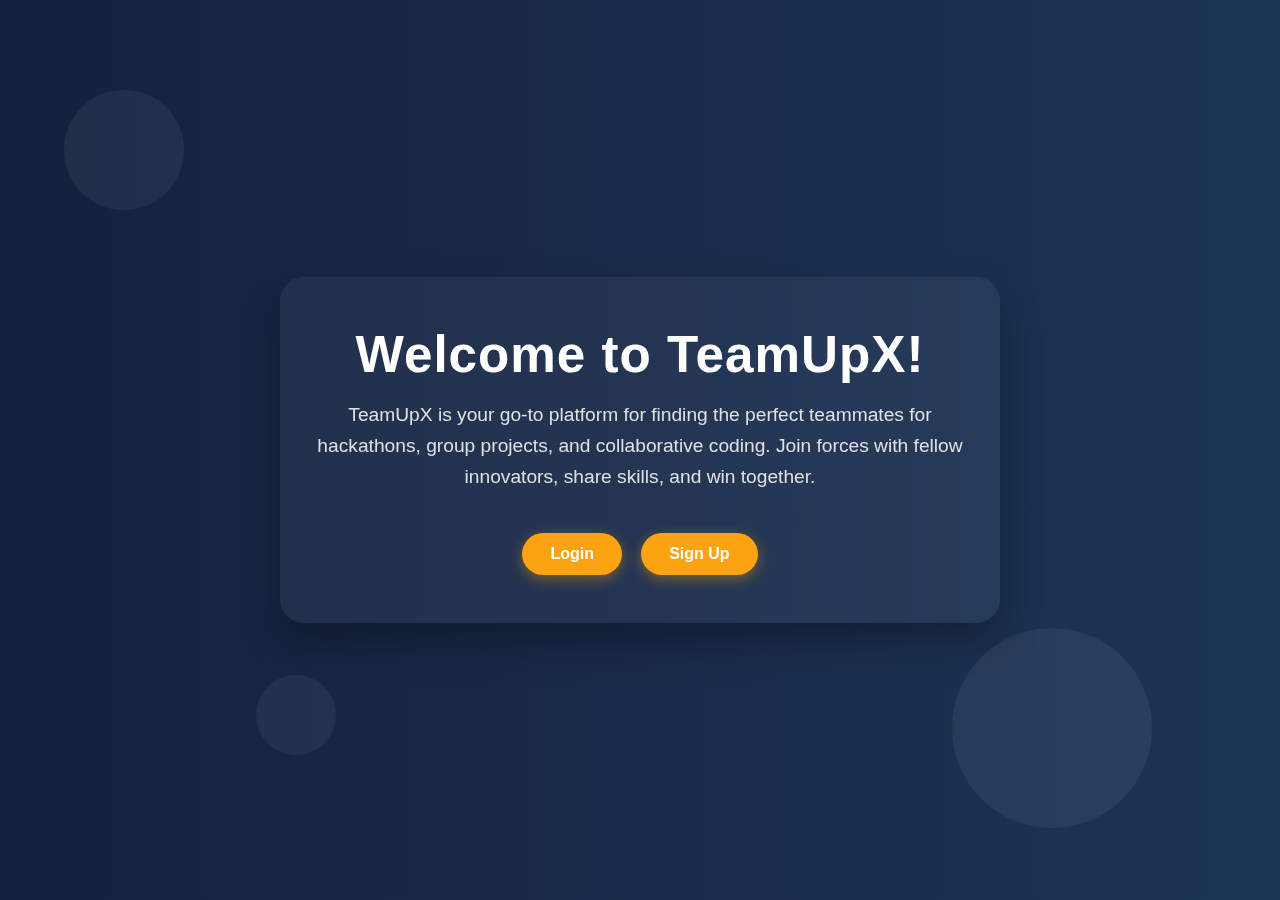
<file: public/index.html>
<!DOCTYPE html>
<html lang="en">
<head>
  <meta charset="UTF-8" />
  <meta name="viewport" content="width=device-width, initial-scale=1.0"/>
  <title>Welcome to TeamUpX</title>
  <link rel="stylesheet" href="https://cdnjs.cloudflare.com/ajax/libs/font-awesome/6.0.0/css/all.min.css"/>
  <style>
    * {
      margin: 0;
      padding: 0;
      box-sizing: border-box;
      font-family: 'Segoe UI', sans-serif;
    }

    body {
      background: linear-gradient(to right, #14213d, #1d3557);
      color: #ffffff;
      height: 100vh;
      display: flex;
      align-items: center;
      justify-content: center;
      padding: 2rem;
      text-align: center;
      overflow: hidden;
    }

    .container {
      max-width: 720px;
      background-color: rgba(255, 255, 255, 0.05);
      backdrop-filter: blur(10px);
      border-radius: 24px;
      padding: 3rem 2rem;
      box-shadow: 0 20px 40px rgba(0, 0, 0, 0.3);
      animation: fadeInUp 1s ease-out;
    }

    @keyframes fadeInUp {
      from {
        opacity: 0;
        transform: translateY(30px);
      }
      to {
        opacity: 1;
        transform: translateY(0);
      }
    }

    h1 {
      font-size: 3.2rem;
      margin-bottom: 1rem;
      color: #ffffff;
      letter-spacing: 1px;
    }

    p {
      font-size: 1.2rem;
      margin-bottom: 2.5rem;
      line-height: 1.6;
      color: #e0e0e0;
    }

    .button-group {
      display: flex;
      gap: 1.2rem;
      justify-content: center;
      flex-wrap: wrap;
    }

    .btn {
      background-color: #fca311;
      color: #fff;
      padding: 12px 28px;
      border: none;
      border-radius: 30px;
      font-size: 1rem;
      font-weight: bold;
      cursor: pointer;
      transition: transform 0.25s, background 0.3s;
      text-decoration: none;
      box-shadow: 0 4px 14px rgba(252, 163, 17, 0.4);
    }

    .btn:hover {
      background-color: #ff9900;
      transform: translateY(-3px);
    }

    /* Decorative Circles */
    .circle {
      position: absolute;
      border-radius: 50%;
      background: rgba(255, 255, 255, 0.06);
      z-index: 0;
      animation: float 8s ease-in-out infinite;
    }

    .circle:nth-child(1) {
      width: 120px;
      height: 120px;
      top: 10%;
      left: 5%;
    }

    .circle:nth-child(2) {
      width: 200px;
      height: 200px;
      bottom: 8%;
      right: 10%;
    }

    .circle:nth-child(3) {
      width: 80px;
      height: 80px;
      top: 75%;
      left: 20%;
    }

    @keyframes float {
      0%, 100% {
        transform: translateY(0px);
      }
      50% {
        transform: translateY(-20px);
      }
    }

    @media (max-width: 600px) {
      h1 {
        font-size: 2.2rem;
      }
      p {
        font-size: 1rem;
      }
    }
  </style>
</head>
<body>
  <!-- Decorative floating circles -->
  <div class="circle"></div>
  <div class="circle"></div>
  <div class="circle"></div>

  <div class="container">
    <h1>Welcome to TeamUpX!</h1>
    <p>TeamUpX is your go-to platform for finding the perfect teammates for hackathons, group projects, and collaborative coding.  
    Join forces with fellow innovators, share skills, and win together.</p>
    <div class="button-group">
      <a href="./login/login.html" class="btn">Login</a>
      <a href="./register/register.html" class="btn">Sign Up</a>
    </div>
  </div>
</body>
</html>
</file>
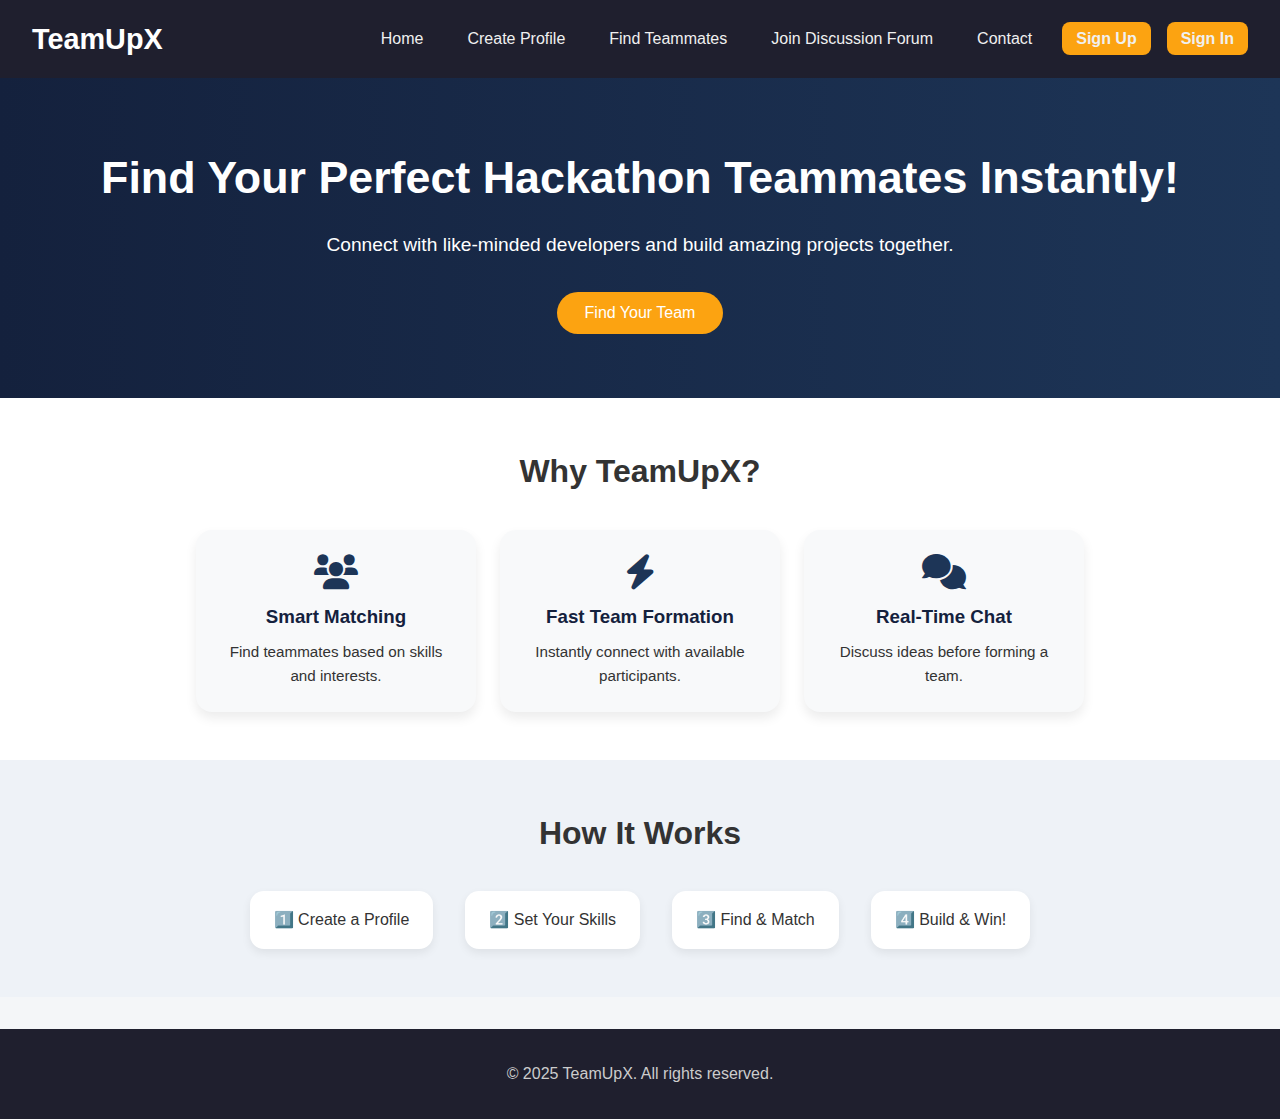
<file: public/homepage.html>
<!DOCTYPE html>
<html lang="en">
<head>
    <meta charset="UTF-8">
    <meta name="viewport" content="width=device-width, initial-scale=1.0">
    <title>TeamUpX - Find Your Perfect Teammates</title>
    <link rel="stylesheet" href="style.css">
    <script defer src="script.js"></script>
    <link rel="stylesheet" href="https://cdnjs.cloudflare.com/ajax/libs/font-awesome/6.0.0/css/all.min.css">
</head>
<body>

    <!-- Navbar -->
    <nav class="navbar">
        <div class="logo">TeamUpX</div>
        <ul class="nav-links">
            <li><a href="./homepage.html">Home</a></li>
            <li><a href="./profile/profile.html">Create Profile</a></li>
            <li><a href="./FindTeam/team.html">Find Teammates</a></li>
            <li><a href="./Discussion/chat.html">Join Discussion Forum</a></li>
            <!-- <li><a href="#">Explore Projects</a></li> -->
            <!-- <li><a href="./AboutUs/about.html">About Us</a></li> -->
            <li><a href="./feedback/feedback.html">Contact</a></li>
            <li><a href="./register/register.html" class="cta-button">Sign Up</a></li>
            <li><a href="./login/login.html" class="cta-button">Sign In</a></li>
        </ul>
    </nav>

    <!-- Hero Section -->
    <header class="hero">
        <h1>Find Your Perfect Hackathon Teammates Instantly!</h1>
        <p>Connect with like-minded developers and build amazing projects together.</p>
        <button class="cta-main">Find Your Team</button>
    </header>

    <!-- Features Section -->
    <section class="features">
        <h2>Why TeamUpX?</h2>
        <div class="feature-cards">
            <div class="card">
                <i class="fas fa-users"></i>
                <h3>Smart Matching</h3>
                <p>Find teammates based on skills and interests.</p>
            </div>
            <div class="card">
                <i class="fas fa-bolt"></i>
                <h3>Fast Team Formation</h3>
                <p>Instantly connect with available participants.</p>
            </div>
            <div class="card">
                <i class="fas fa-comments"></i>
                <h3>Real-Time Chat</h3>
                <p>Discuss ideas before forming a team.</p>
            </div>
        </div>
    </section>

    <!-- How It Works -->
    <section class="how-it-works">
        <h2>How It Works</h2>
        <div class="steps">
            <div class="step"><span>1️⃣</span> Create a Profile</div>
            <div class="step"><span>2️⃣</span> Set Your Skills</div>
            <div class="step"><span>3️⃣</span> Find & Match</div>
            <div class="step"><span>4️⃣</span> Build & Win!</div>
        </div>
    </section>

    <!-- Footer -->
    <footer>
        <p>© 2025 TeamUpX. All rights reserved.</p>
        <!-- <div class="social-icons">
            <a href="#"><i class="fab fa-twitter"></i></a>
            <a href="#"><i class="fab fa-linkedin"></i></a>
            <a href="#"><i class="fab fa-github"></i></a>
        </div> -->
    </footer>

</body>
</html>
</file>
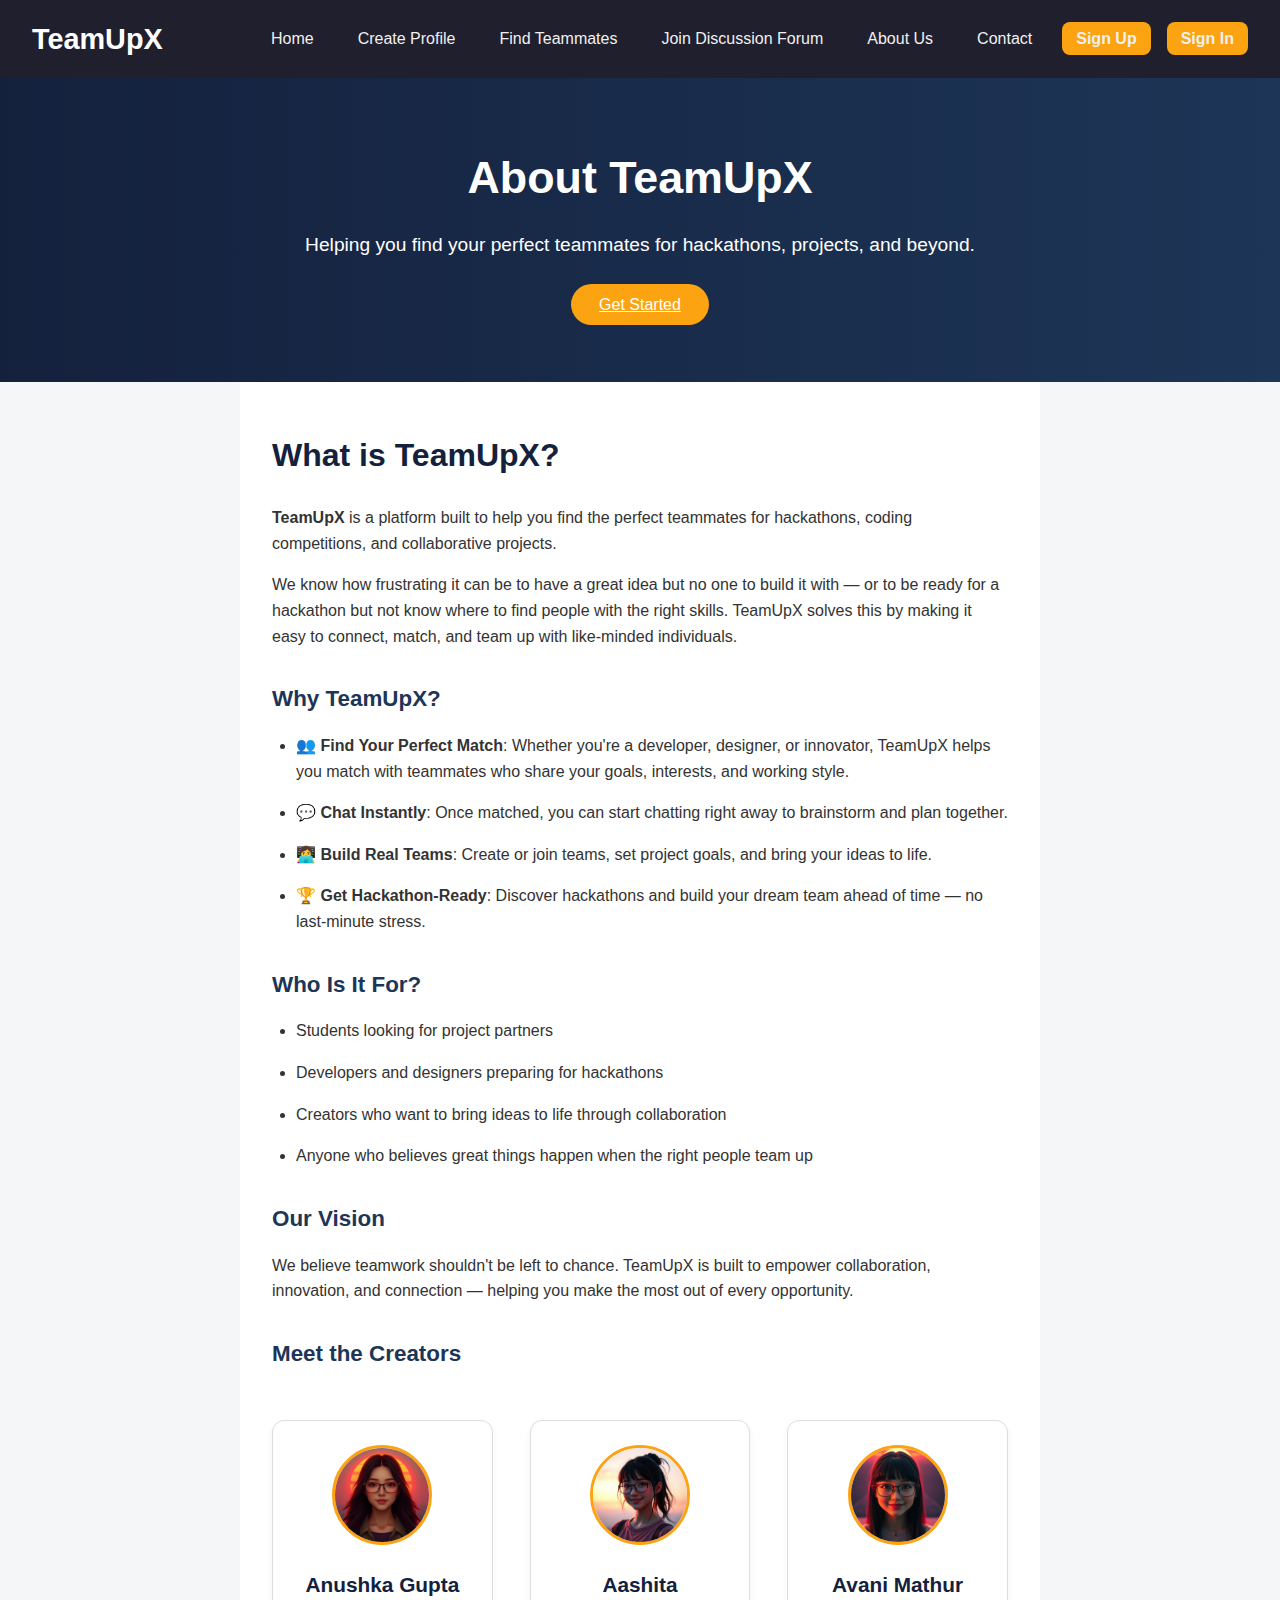
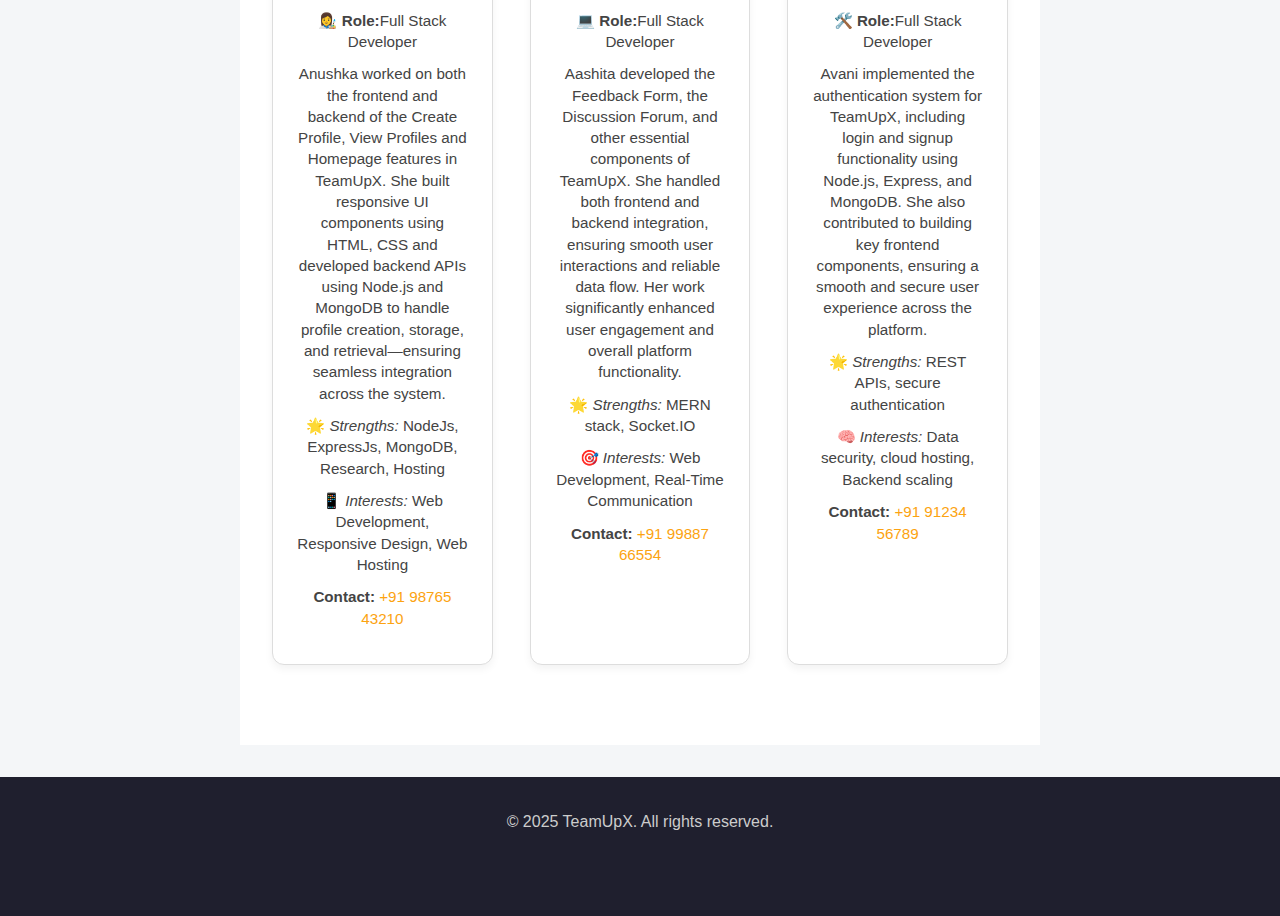
<file: public/aboutUs/aboutUs.html>
<!DOCTYPE html>
<html lang="en">
<head>
  <meta charset="UTF-8" />
  <meta name="viewport" content="width=device-width, initial-scale=1.0"/>
    <link rel="stylesheet" href="aboutUs.css">

  <title>About Us</title>

</head>
<body>

    <!-- Navbar -->
    <nav class="navbar">
      <div class="logo">TeamUpX</div>
      <ul class="nav-links">
        <li><a href="../homepage.html">Home</a></li>
        <li><a href="./profile.html">Create Profile</a></li>
        <li><a href="../FindTeam/team.html">Find Teammates</a></li>
        <li><a href="../Discussion/chat.html">Join Discussion Forum</a></li>
        <li><a href="#">About Us</a></li>
        <li><a href="../feedback/feedback.html">Contact</a></li>
        <li>
          <a href="../register/register.html" class="cta-button">Sign Up</a>
        </li>
        <li><a href="../login/login.html" class="cta-button">Sign In</a></li>
      </ul>
    </nav>
  <!-- Hero -->
  <section class="hero">
    <h1>About TeamUpX</h1>
    <p>Helping you find your perfect teammates for hackathons, projects, and beyond.</p>
    <a href="./homepage.html" class="cta-main">Get Started</a>
  </section>

  <!-- About Content -->
  <section class="about-section">
    <h2>What is TeamUpX?</h2>
    <p><strong>TeamUpX</strong> is a platform built to help you find the perfect teammates for hackathons, coding competitions, and collaborative projects.</p>
    <p>We know how frustrating it can be to have a great idea but no one to build it with — or to be ready for a hackathon but not know where to find people with the right skills. TeamUpX solves this by making it easy to connect, match, and team up with like-minded individuals.</p>

    <h3>Why TeamUpX?</h3>
    <ul>
      <li>👥 <strong>Find Your Perfect Match</strong>: Whether you're a developer, designer, or innovator, TeamUpX helps you match with teammates who share your goals, interests, and working style.</li>
      <li>💬 <strong>Chat Instantly</strong>: Once matched, you can start chatting right away to brainstorm and plan together.</li>
      <li>👩‍💻 <strong>Build Real Teams</strong>: Create or join teams, set project goals, and bring your ideas to life.</li>
      <li>🏆 <strong>Get Hackathon-Ready</strong>: Discover hackathons and build your dream team ahead of time — no last-minute stress.</li>
    </ul>

    <h3>Who Is It For?</h3>
    <ul>
      <li>Students looking for project partners</li>
      <li>Developers and designers preparing for hackathons</li>
      <li>Creators who want to bring ideas to life through collaboration</li>
      <li>Anyone who believes great things happen when the right people team up</li>
    </ul>

    <h3>Our Vision</h3>
    <p>We believe teamwork shouldn't be left to chance. TeamUpX is built to empower collaboration, innovation, and connection — helping you make the most out of every opportunity.</p>
 
<h3>Meet the Creators</h3> 
<div class="creators-container">

  <div class="creator-card">
    <img src="./creator1.PNG" alt="Anushka Gupta">
    <h4>Anushka Gupta</h4>
    <p>👩‍🎨 <strong>Role:</strong>Full Stack Developer</p>
    <p>Anushka worked on both the frontend and backend of the Create Profile, View Profiles and Homepage features in TeamUpX. She built responsive UI components using HTML, CSS and developed backend APIs using Node.js and MongoDB to handle profile creation, storage, and retrieval—ensuring seamless integration across the system.
</p>
    <p>🌟 <em>Strengths:</em> NodeJs, ExpressJs, MongoDB, Research, Hosting</p>
    <p>📱 <em>Interests:</em> Web Development, Responsive Design, Web Hosting</p>
    <p><strong>Contact:</strong> <a href="tel:+919876543210">+91 98765 43210</a></p>
  </div>

  <div class="creator-card">
    <img src="./creator2.PNG" alt="Aashita">
    <h4>Aashita</h4>
    <p>💻 <strong>Role:</strong>Full Stack Developer</p>
    <p>Aashita developed the Feedback Form, the Discussion Forum, and other essential components of TeamUpX. She handled both frontend and backend integration, ensuring smooth user interactions and reliable data flow. Her work significantly enhanced user engagement and overall platform functionality.</p>
    <p>🌟 <em>Strengths:</em> MERN stack, Socket.IO</p>
    <p>🎯 <em>Interests:</em> Web Development, Real-Time Communication</p>
    <p><strong>Contact:</strong> <a href="tel:+919988766554">+91 99887 66554</a></p>
  </div>

  <div class="creator-card">
    <img src="./creator3.PNG" alt="Avani Mathur">
    <h4>Avani Mathur</h4>
    <p>🛠️ <strong>Role:</strong>Full Stack Developer</p>
    <p>Avani implemented the authentication system for TeamUpX, including login and signup functionality using Node.js, Express, and MongoDB. She also contributed to building key frontend components, ensuring a smooth and secure user experience across the platform.</p>
    <p>🌟 <em>Strengths:</em> REST APIs, secure authentication</p>
    <p>🧠 <em>Interests:</em> Data security, cloud hosting, Backend scaling</p>
    <p><strong>Contact:</strong> <a href="tel:+919123456789">+91 91234 56789</a></p>
  </div>

</div>

  </section>

    <!-- Footer -->
    <footer>
        <p>© 2025 TeamUpX. All rights reserved.</p>
        <div class="social-icons">
            <a href="#"><i class="fab fa-twitter"></i></a>
            <a href="#"><i class="fab fa-linkedin"></i></a>
            <a href="#"><i class="fab fa-github"></i></a>
        </div>
    </footer>

</body>
</html>
</file>
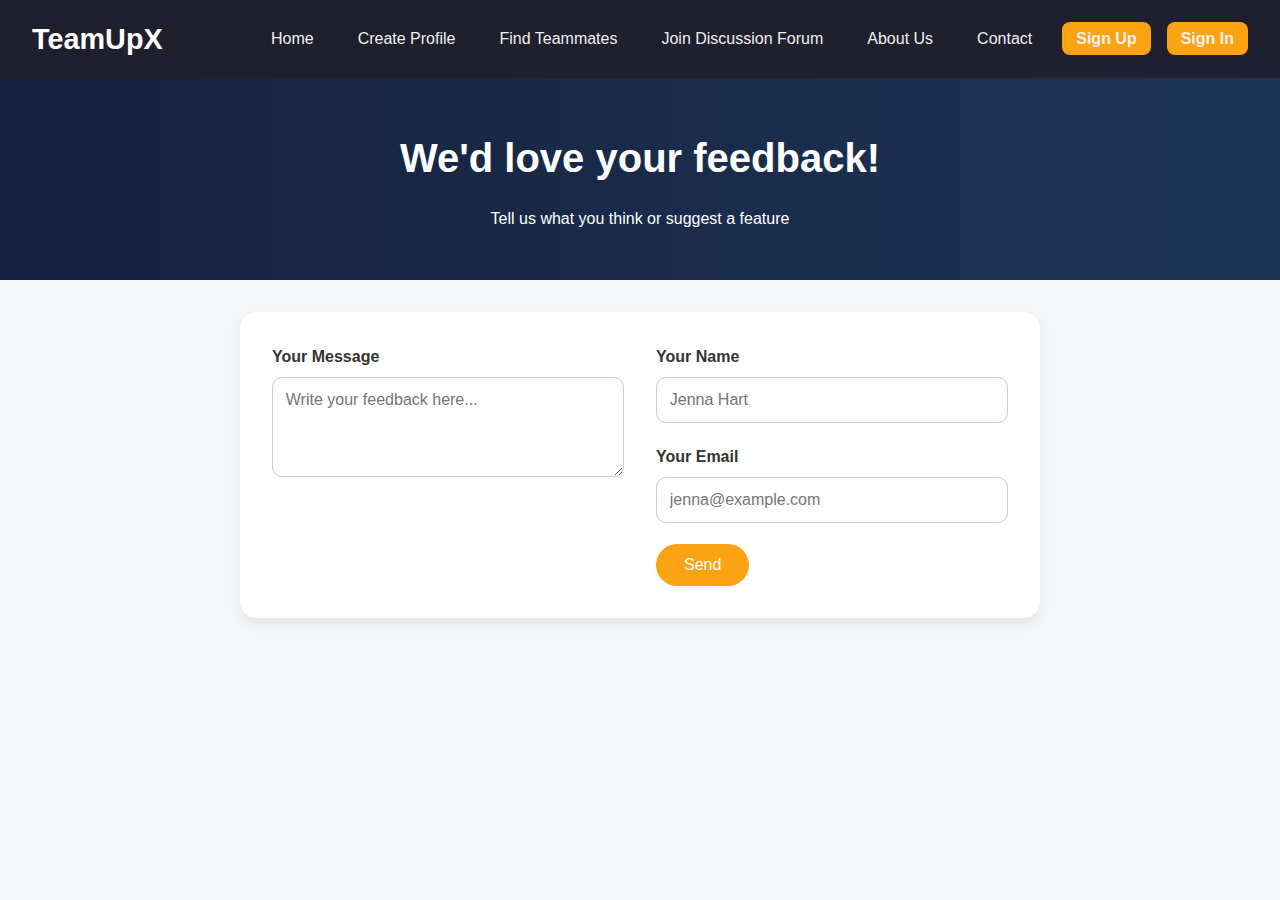
<file: public/feedback/feedback.html>
<!DOCTYPE html>
<html lang="en">
<head>
  <meta charset="UTF-8" />
  <meta name="viewport" content="width=device-width, initial-scale=1.0" />
  <title>TeamUpX - Feedback</title>
  <link rel="stylesheet" href="https://cdnjs.cloudflare.com/ajax/libs/font-awesome/6.0.0/css/all.min.css">

  <style>
    * {
      margin: 0;
      padding: 0;
      box-sizing: border-box;
      font-family: 'Segoe UI', sans-serif;
    }

    body {
      background-color: #f4f6f8;
      color: #333;
      line-height: 1.6;
      min-height: 100vh;
    }
    
           /* Navbar */
    .navbar {
      background: #1f1f2e;
      padding: 1rem 2rem;
      display: flex;
      justify-content: space-between;
      align-items: center;
    }
    
    .logo {
      color: #fff;
      font-size: 1.8rem;
      font-weight: bold;
    }
    
    .nav-links {
      list-style: none;
      display: flex;
      gap: 1rem;
    }
    
    .nav-links li a {
      color: #f0f0f0;
      text-decoration: none;
      padding: 8px 14px;
      border-radius: 8px;
      transition: background 0.3s;
    }
    
    .nav-links li a:hover,
    .nav-links li .cta-button:hover {
      background: #3c3c5e;
    }
    
    .cta-button {
      background-color: #fca311;
      color: #fff;
      padding: 8px 16px;
      border-radius: 20px;
      font-weight: bold;
      transition: background 0.3s;
    }
    
    .cta-button:hover {
      background-color: #ff9900;
    }

    header {
      background: linear-gradient(to right, #14213d, #1d3557);
      color: #fff;
      padding: 3rem 2rem;
      text-align: center;
    }

    header h1 {
      font-size: 2.5rem;
      margin-bottom: 1rem;
    }

    .wrapper {
      max-width: 800px;
      margin: 2rem auto;
      background: #ffffff;
      border-radius: 16px;
      box-shadow: 0 6px 12px rgba(0, 0, 0, 0.08);
      padding: 2rem;
      transition: opacity 0.5s, transform 0.5s;
    }

    form {
      display: flex;
      flex-wrap: wrap;
      gap: 2rem;
    }

    .form-section {
      flex: 1 1 300px;
      display: flex;
      flex-direction: column;
    }

    label {
      margin-bottom: 0.5rem;
      font-weight: bold;
    }

    input, textarea {
      padding: 0.8rem;
      border: 1px solid #ccc;
      border-radius: 10px;
      font-size: 1rem;
      background-color: #fff;
    }

    textarea {
      resize: vertical;
      height: 100px;
    }

    .cta-main {
      background-color: #fca311;
      color: #fff;
      border: none;
      padding: 12px 28px;
      font-size: 1rem;
      border-radius: 30px;
      cursor: pointer;
      transition: background 0.3s;
      margin-top: 1rem;
      align-self: flex-start;
    }

    .cta-main:hover {
      background-color: #ff9900;
    }

    .error-message {
      color: red;
      font-size: 0.9rem;
      margin-top: 0.3rem;
    }

    .thank-you {
      display: none;
      position: fixed;
      inset: 0;
      margin: auto;
      width: fit-content;
      height: fit-content;
      padding: 2rem 3rem;
      background: #fff;
      color: #1f1f2e;
      font-size: 2rem;
      font-weight: bold;
      text-align: center;
      border-radius: 16px;
      box-shadow: 0 8px 16px rgba(0, 0, 0, 0.15);
      z-index: 999;
      animation: fadeInUp 0.8s ease-out forwards;
    }

    @keyframes fadeInUp {
      0% {
        opacity: 0;
        transform: translateY(20px);
      }
      100% {
        opacity: 1;
        transform: translateY(0);
      }
    }

    body.sent .wrapper {
      opacity: 0;
      pointer-events: none;
      transform: translateY(-20px);
    }

    body.sent .thank-you {
      display: block;
    }

    @media (max-width: 768px) {
      header h1 {
        font-size: 2rem;
      }

      .wrapper {
        padding: 1.5rem;
        margin: 1.5rem;
      }

      form {
        flex-direction: column;
        gap: 1.5rem;
      }

      .cta-main {
        width: 100%;
        text-align: center;
      }

      .thank-you {
        width: 90%;
        font-size: 1.6rem;
        padding: 1.5rem;
      }
    }

    @media (max-width: 480px) {
      header h1 {
        font-size: 1.75rem;
      }

      .thank-you {
        font-size: 1.4rem;
        padding: 1.2rem;
      }

      input, textarea {
        font-size: 0.95rem;
        padding: 0.7rem;
      }
    }
  </style>
</head>

<body>
  <!-- Navbar -->
    <nav class="navbar">
        <div class="logo">TeamUpX</div>
        <ul class="nav-links">
            <li><a href="../homepage.html">Home</a></li>
            <li><a href="../profile/profile.html">Create Profile</a></li>
            <li><a href="../FindTeam/team.html">Find Teammates</a></li>
            <li><a href="../Discussion/chat.html">Join Discussion Forum</a></li>
            <!-- <li><a href="#">Explore Projects</a></li> -->
            <li><a href="../AboutUs/aboutUs.html">About Us</a></li>
            <li><a href="../feedback/feedback.html">Contact</a></li>
            <li><a href="../register/register.html" class="cta-button">Sign Up</a></li>
            <li><a href="../login/login.html" class="cta-button">Sign In</a></li>
        </ul>
    </nav>
  <header>
    <h1>We'd love your feedback!</h1>
    <p>Tell us what you think or suggest a feature</p>
  </header>

  <div class="wrapper">
    <form id="feedbackForm">
      <div class="form-section">
        <label for="message">Your Message</label>
        <textarea id="message" placeholder="Write your feedback here..."></textarea>
      </div>
      <div class="form-section">
        <label for="name">Your Name</label>
        <input type="text" id="name" placeholder="Jenna Hart" />
        <div class="error-message" id="nameError"></div>

        <label for="email" style="margin-top:1rem;">Your Email</label>
        <input type="email" id="email" placeholder="jenna@example.com" />
        <div class="error-message" id="emailError"></div>

        <button class="cta-main" id="sendBtn">Send</button>
      </div>
    </form>
  </div>

  <div class="thank-you">🎉 Thanks for your message!</div>

  <script>
    document.getElementById("sendBtn").addEventListener("click", function (e) {
      e.preventDefault();

      const name = document.getElementById("name");
      const email = document.getElementById("email");
      const message = document.getElementById("message");

      const nameError = document.getElementById("nameError");
      const emailError = document.getElementById("emailError");

      nameError.textContent = "";
      emailError.textContent = "";

      let isValid = true;

      if (name.value.trim() === "") {
        nameError.textContent = "Name is required";
        isValid = false;
      }

      if (email.value.trim() === "") {
        emailError.textContent = "Email is required";
        isValid = false;
      } else if (!/^[^\s@]+@[^\s@]+\.[^\s@]+$/.test(email.value)) {
        emailError.textContent = "Enter a valid email";
        isValid = false;
      }

      if (message.value.trim() === "") {
        alert("Message cannot be empty");
        isValid = false;
      }

      if (isValid) {
        const feedbackData = {
          name: name.value.trim(),
          email: email.value.trim(),
          message: message.value.trim()
        };

        fetch('/feedback', {
          method: 'POST',
          headers: {
            'Content-Type': 'application/json'
          },
          body: JSON.stringify(feedbackData)
        })
        .then(response => response.json())
        .then(data => {
          console.log('Feedback submitted:', data);
          document.body.classList.add("sent");
        })
        .catch(error => {
          console.error('Error submitting feedback:', error);
        });
      }
    });
  </script>
</body>
</html>
</file>
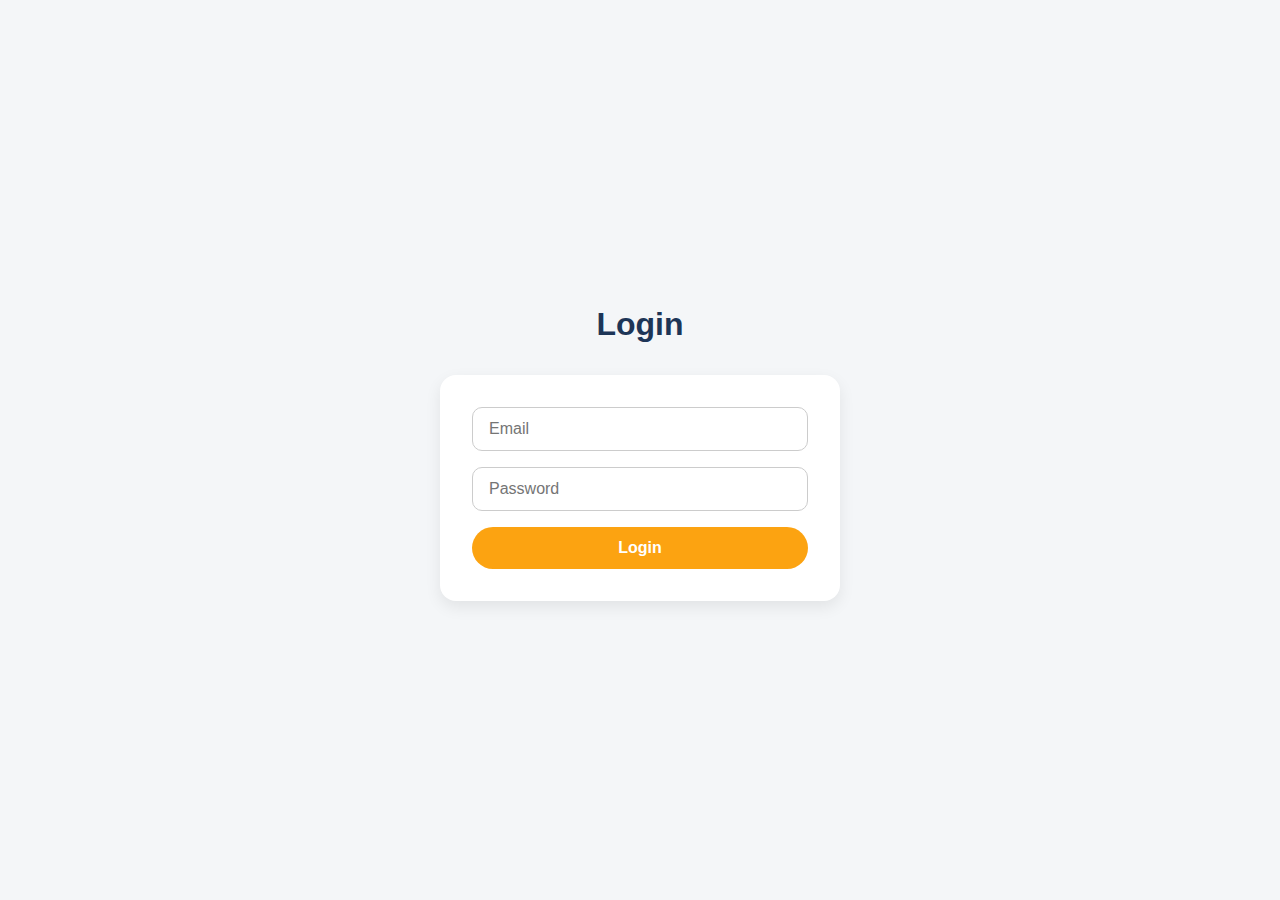
<file: public/login/login.html>
<!-- <!DOCTYPE html>
<html>
<head><title>Login</title>
    <link rel="stylesheet" href="login.css">
</head>
<body>
    <h2>Login</h2>
    <form id="loginForm">
        <input type="email" placeholder="Email" id="email" required><br>
        <input type="password" placeholder="Password" id="password" required><br>
        <button type="submit">Login</button>
    </form>
    <script>
    document.getElementById('loginForm').addEventListener('submit', async (e) => {
        e.preventDefault();
        const email = document.getElementById('email').value;
        const password = document.getElementById('password').value;

        const res = await fetch('http://localhost:5000/api/login', {
            method: 'POST',
            headers: { 'Content-Type': 'application/json' },
            body: JSON.stringify({ email, password })
        });

        const data = await res.json();
        if (res.ok) {
            localStorage.setItem('user', JSON.stringify(data.user));
            window.location.href = 'profile.html';
        } else {
            alert(data.msg || 'Login failed');
        }
    });
    </script>
</body>
</html> -->

<!-- 
<!DOCTYPE html>
<html>
<head><title>Login</title>
    <link rel="stylesheet" href="login.css">
</head>
<body>
    <h2>Login</h2>
    <form id="loginForm">
        <input type="email" placeholder="Email" id="email" required><br>
        <input type="password" placeholder="Password" id="password" required><br>
        <button type="submit">Login</button>
    </form>
    <script>
    document.getElementById('loginForm').addEventListener('submit', async (e) => {
        e.preventDefault();
        const email = document.getElementById('email').value;
        const password = document.getElementById('password').value;

        const res = await fetch('http://127.0.0.1:5000/login', {
            method: 'POST',
            headers: { 'Content-Type': 'application/json' },
            body: JSON.stringify({ email, password })
        });

        const data = await res.json();
        if (res.ok) {
            localStorage.setItem('user', JSON.stringify(data.user));
            window.location.href = 'profile.html';
        } else {
            alert(data.msg || 'Login failed');
        }
    });
    </script>
    <script src="script.js"></script>
</body>
</html> -->

<!DOCTYPE html>
<html lang="en">
<head>
    <meta charset="UTF-8">
    <title>Login</title>
    <link rel="stylesheet" href="login.css">
</head>
<body>
    <h2>Login</h2>
    <form id="loginForm">
        <input type="email" id="email" placeholder="Email" required>
        <input type="password" id="password" placeholder="Password" required>
        <button type="submit">Login</button>
    </form>
    <script src="login.js"></script>
</body>
</html>
</file>
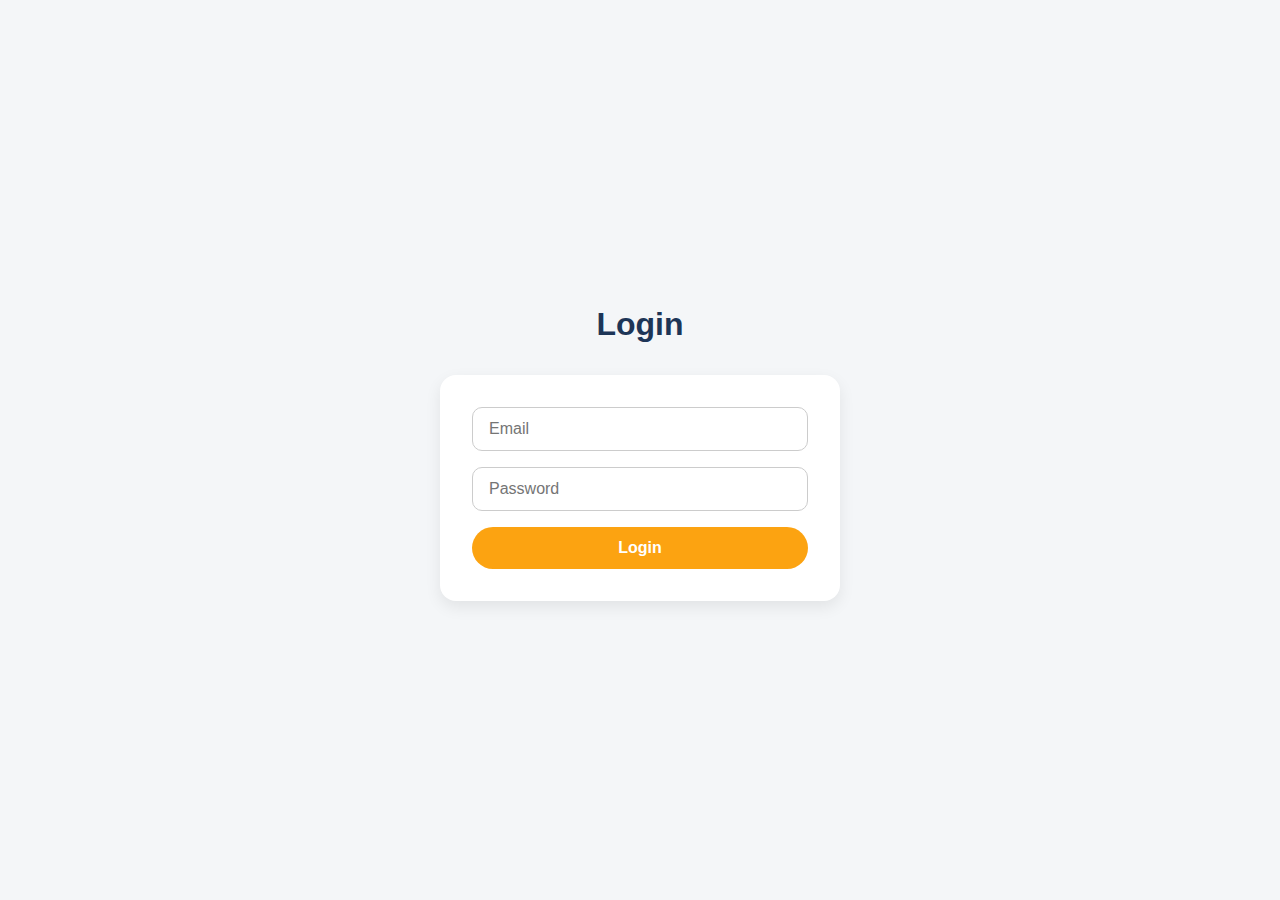
<file: public/profile/profile.html>
<!DOCTYPE html>
<html>
<head>
    <title>Create Profile</title>
    <link rel="stylesheet" href="profile.css">
</head>
<body>
    <h2>Create Your Profile</h2>
    <form id="profileForm">
        <input type="text" name="fullName" placeholder="Full Name" required><br>
        <input type="text" name="college" placeholder="College"><br>
        <input type="text" name="yearOfStudy" placeholder="Year of Study"><br>
        <textarea name="bio" placeholder="Bio"></textarea><br>
        <input type="text" name="skills" placeholder="Skills (comma-separated)"><br>
        <input type="text" name="pastExperience" placeholder="Past Experience"><br>
        <input type="text" name="achievements" placeholder="Achievements"><br>
        <input type="text" name="resume" placeholder="Resume Link"><br>
        <input type="text" name="github" placeholder="GitHub Link"><br>
        <input type="text" name="linkedIn" placeholder="LinkedIn Link"><br>
        <button type="submit">Save Profile</button>
    </form>

    <!-- External JavaScript -->
    <script src="profile.js"></script>
</body>
</html>
</file>
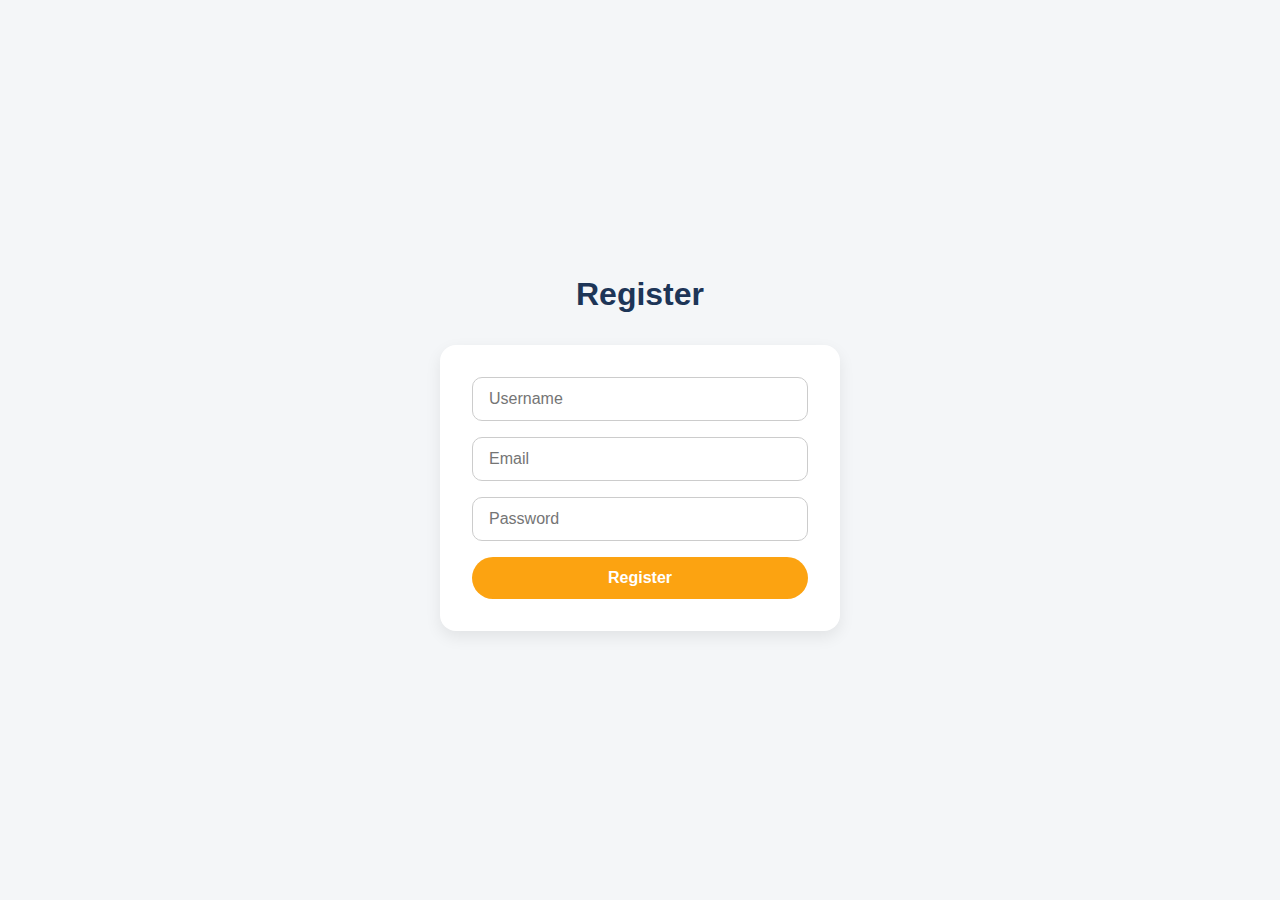
<file: public/register/register.html>
<!-- 
<!DOCTYPE html>
<html>
<head><title>Register</title>
    <link rel="stylesheet" href="register.css">
</head>
<body>
    <h2>Register</h2>
    <form id="registerForm">
        <input type="text" placeholder="Username" id="username" required><br>
        <input type="email" placeholder="Email" id="email" required><br>
        <input type="password" placeholder="Password" id="password" required><br>
        <button type="submit">Register</button>
    </form>
    <script>
    document.getElementById('registerForm').addEventListener('submit', async (e) => {
        e.preventDefault();
        const username = document.getElementById('username').value;
        const email = document.getElementById('email').value;
        const password = document.getElementById('password').value;

        const res = await fetch('http://localhost:5000/api/register', {
            method: 'POST',
            headers: { 'Content-Type': 'application/json' },
            body: JSON.stringify({ username, email, password })
        });

        const data = await res.json();
        if (res.status === 201) {
            alert('Registered! Now login.');
            window.location.href = 'login.html';
        } else {
            alert(data.msg || 'Error');
        }
    });
    </script>
</body>
</html> -->


<!-- 

<!DOCTYPE html>
<html>
<head>
    <title>Register</title>
    <link rel="stylesheet" href="register.css">
</head>
<body>
    <h2>Register</h2>
    <form id="registerForm">
        <input type="text" placeholder="Username" id="username" required><br>
        <input type="email" placeholder="Email" id="email" required><br>
        <input type="password" placeholder="Password" id="password" required><br>
        <input type="text" placeholder="Full Name" id="fullName" required><br>
        <input type="text" placeholder="College" id="college"><br>
        <input type="text" placeholder="Year of Study" id="yearOfStudy"><br>
        <input type="text" placeholder="Skills (comma-separated)" id="skills"><br>
        <textarea placeholder="Past Experience" id="pastExperience"></textarea><br>
        <textarea placeholder="Achievements" id="achievements"></textarea><br>
        <input type="text" placeholder="GitHub Profile URL" id="github"><br>
        <input type="url" placeholder="Resume URL (e.g., Google Drive)" id="resume"><br><br>

        <button type="submit">Register</button>
    </form>

    <script>
    document.getElementById('registerForm').addEventListener('submit', async (e) => {
        e.preventDefault();

        const userData = {
            username: document.getElementById('username').value,
            email: document.getElementById('email').value,
            password: document.getElementById('password').value,
            fullName: document.getElementById('fullName').value,
            college: document.getElementById('college').value,
            yearOfStudy: document.getElementById('yearOfStudy').value,
            skills: document.getElementById('skills').value,
            pastExperience: document.getElementById('pastExperience').value,
            achievements: document.getElementById('achievements').value,
            github: document.getElementById('github').value,
            resume: document.getElementById('resume').value
        };

        try {
            const res = await fetch('http://127.0.0.1:5000/register', {
                method: 'POST',
                headers: { 'Content-Type': 'application/json' },
                body: JSON.stringify(userData)
            });

            const data = await res.json();
            if (res.status === 201) {
                alert('Registered! Now login.');
                window.location.href = 'login.html';
            } else {
                alert(data.msg || 'Registration failed.');
            }
        } catch (err) {
            alert('Error: ' + err.message);
        }
    });
    </script>
    <script src="script.js"></script>
</body>
</html> -->


<!DOCTYPE html>
<html lang="en">
<head>
    <meta charset="UTF-8">
    <title>Register</title>
    <link rel="stylesheet" href="register.css">
</head>
<body>
    <h2>Register</h2>
    <form id="registerForm">
        <input type="text" id="username" placeholder="Username" required>
        <input type="email" id="email" placeholder="Email" required>
        <input type="password" id="password" placeholder="Password" required>
        <button type="submit">Register</button>
    </form>
    <script src="register.js"></script>
</body>
</html>
</file>
<file: public/aboutUs/aboutUs.css>
* {
      margin: 0;
      padding: 0;
      box-sizing: border-box;
      font-family: 'Segoe UI', sans-serif;
    }

    body {
      background-color: #f4f6f8;
      color: #333;
      line-height: 1.6;
    }

    .navbar {
      background: #1f1f2e;
      padding: 1rem 2rem;
      display: flex;
      justify-content: space-between;
      align-items: center;
    }

    .logo {
      color: #fff;
      font-size: 1.8rem;
      font-weight: bold;
    }

    .nav-links {
      list-style: none;
      display: flex;
      gap: 1rem;
    }

    .nav-links li a {
      color: #f0f0f0;
      text-decoration: none;
      padding: 8px 14px;
      border-radius: 8px;
      transition: background 0.3s;
    }

    .nav-links li a:hover,
    .nav-links li .cta-button:hover {
      background: #3c3c5e;
    }

    .cta-button {
      background-color: #fca311;
      color: #fff;
      padding: 8px 16px;
      border-radius: 20px;
      font-weight: bold;
      transition: background 0.3s;
    }

    .cta-button:hover {
      background-color: #ff9900;
    }

    .hero {
      background: linear-gradient(to right, #14213d, #1d3557);
      color: #fff;
      padding: 4rem 2rem;
      text-align: center;
    }

    .hero h1 {
      font-size: 2.8rem;
      margin-bottom: 1rem;
    }

    .hero p {
      font-size: 1.2rem;
      margin-bottom: 2rem;
    }

    .cta-main {
      background-color: #fca311;
      color: #fff;
      border: none;
      padding: 12px 28px;
      font-size: 1rem;
      border-radius: 30px;
      cursor: pointer;
      transition: background 0.3s;
    }

    .cta-main:hover {
      background-color: #ff9900;
    }

    .about-section {
      padding: 3rem 2rem;
      background-color: #ffffff;
      max-width: 800px;
      margin: 0 auto;
    }

    .about-section h2 {
      font-size: 2rem;
      margin-bottom: 1.5rem;
      color: #14213d;
    }

    .about-section h3 {
      font-size: 1.4rem;
      margin-top: 2rem;
      margin-bottom: 1rem;
      color: #1d3557;
    }

    .about-section p,
    .about-section li {
      font-size: 1rem;
      margin-bottom: 1rem;
    }

    .about-section ul {
      padding-left: 1.5rem;
    }

    footer {
      background-color: #1f1f2e;
      color: #ccc;
      padding: 2rem 1rem;
      text-align: center;
      margin-top: 2rem;
    }

    .social-icons {
      margin-top: 1rem;
    }

    .social-icons a {
      color: #fca311;
      margin: 0 0.5rem;
      font-size: 1.3rem;
      text-decoration: none;
      transition: color 0.3s;
    }

    .social-icons a:hover {
      color: #ffd166;
    }

    @media (max-width: 768px) {
      .nav-links {
        flex-wrap: wrap;
        justify-content: center;
      }
    }

    .creators-container {
  display: flex;
  justify-content: space-between;
  gap: 2rem;
  padding: 2rem 0;
  flex-wrap: wrap;
}

.creator-card {
  background-color: #ffffff;
  border: 1px solid #ddd;
  border-radius: 12px;
  padding: 1.5rem;
  flex: 1 1 30%;
  max-width: 30%;
  text-align: center;
  box-shadow: 0 4px 8px rgba(0, 0, 0, 0.05);
  transition: transform 0.3s ease;
}

.creator-card:hover {
  transform: translateY(-5px);
}

.creator-card img {
  width: 100px;
  height: 100px;
  object-fit: cover;
  border-radius: 50%;
  margin-bottom: 1rem;
  border: 3px solid #fca311;
}

.creator-card h4 {
  font-size: 1.3rem;
  color: #14213d;
  margin-bottom: 0.5rem;
}

.creator-card p {
  font-size: 0.95rem;
  color: #444;
  margin-bottom: 0.7rem;
  line-height: 1.4;
}

.creator-card a {
  color: #fca311;
  text-decoration: none;
}

.creator-card a:hover {
  text-decoration: underline;
}

/* Responsive behavior */
@media (max-width: 992px) {
  .creator-card {
    flex: 1 1 45%;
    max-width: 45%;
  }
}

@media (max-width: 600px) {
  .creator-card {
    flex: 1 1 100%;
    max-width: 100%;
  }
}
</file>
<file: public/style.css>
/* Reset & Base Styles */
* {
  margin: 0;
  padding: 0;
  box-sizing: border-box;
  font-family: 'Segoe UI', sans-serif;
}

body {
  background-color: #f4f6f8;
  color: #333;
  line-height: 1.6;
}

/* Navbar */
.navbar {
  background: #1f1f2e;
  padding: 1rem 2rem;
  display: flex;
  justify-content: space-between;
  align-items: center;
}

.logo {
  color: #fff;
  font-size: 1.8rem;
  font-weight: bold;
}

.nav-links {
  list-style: none;
  display: flex;
  gap: 1rem;
}

.nav-links li a {
  color: #f0f0f0;
  text-decoration: none;
  padding: 8px 14px;
  border-radius: 8px;
  transition: background 0.3s;
}

.nav-links li a:hover,
.nav-links li .cta-button:hover {
  background: #3c3c5e;
}

.cta-button {
  background-color: #fca311;
  color: #fff;
  padding: 8px 16px;
  border-radius: 20px;
  font-weight: bold;
  transition: background 0.3s;
}

.cta-button:hover {
  background-color: #ff9900;
}

/* Hero Section */
.hero {
  background: linear-gradient(to right, #14213d, #1d3557);
  color: #fff;
  padding: 4rem 2rem;
  text-align: center;
}

.hero h1 {
  font-size: 2.8rem;
  margin-bottom: 1rem;
}

.hero p {
  font-size: 1.2rem;
  margin-bottom: 2rem;
}

.cta-main {
  background-color: #fca311;
  color: #fff;
  border: none;
  padding: 12px 28px;
  font-size: 1rem;
  border-radius: 30px;
  cursor: pointer;
  transition: background 0.3s;
}

.cta-main:hover {
  background-color: #ff9900;
}

/* Features Section */
.features {
  padding: 3rem 2rem;
  background-color: #ffffff;
  text-align: center;
}

.features h2 {
  font-size: 2rem;
  margin-bottom: 2rem;
}

.feature-cards {
  display: flex;
  flex-wrap: wrap;
  justify-content: center;
  gap: 1.5rem;
}

.card {
  background: #f8f9fa;
  border-radius: 16px;
  padding: 1.5rem;
  box-shadow: 0 6px 12px rgba(0, 0, 0, 0.08);
  width: 280px;
  transition: transform 0.3s ease, box-shadow 0.3s ease;
}

.card:hover {
  transform: translateY(-5px);
  box-shadow: 0 10px 18px rgba(0, 0, 0, 0.15);
}

.card i {
  font-size: 2.2rem;
  color: #1d3557;
  margin-bottom: 0.8rem;
}

.card h3 {
  margin-bottom: 0.5rem;
  color: #14213d;
}

.card p {
  font-size: 0.95rem;
  color: #333;
}

/* How It Works Section */
.how-it-works {
  padding: 3rem 2rem;
  background-color: #eef2f7;
  text-align: center;
}

.how-it-works h2 {
  font-size: 2rem;
  margin-bottom: 2rem;
}

.steps {
  display: flex;
  flex-wrap: wrap;
  justify-content: center;
  gap: 2rem;
}

.step {
  background: #fff;
  border-radius: 14px;
  padding: 1rem 1.5rem;
  box-shadow: 0 4px 10px rgba(0, 0, 0, 0.07);
  font-size: 1rem;
}

/* Footer */
footer {
  background-color: #1f1f2e;
  color: #ccc;
  padding: 2rem 1rem;
  text-align: center;
  margin-top: 2rem;
}

.social-icons {
  margin-top: 1rem;
}

.social-icons a {
  color: #fca311;
  margin: 0 0.5rem;
  font-size: 1.3rem;
  transition: color 0.3s;
}

.social-icons a:hover {
  color: #ffd166;
}

/* Responsive */
@media (max-width: 768px) {
  .feature-cards,
  .steps {
    flex-direction: column;
    align-items: center;
  }

  .nav-links {
    flex-wrap: wrap;
    justify-content: center;
  }
}
</file>
<file: public/login/login.css>
/* Base Reset and Typography */
* {
  margin: 0;
  padding: 0;
  box-sizing: border-box;
  font-family: 'Segoe UI', sans-serif;
}

body {
  background-color: #f4f6f8;
  color: #333;
  line-height: 1.6;
  display: flex;
  flex-direction: column;
  align-items: center;
  justify-content: center;
  min-height: 100vh;
  padding: 2rem;
}

/* Login Form Title */
h2 {
  margin-bottom: 1.5rem;
  font-size: 2rem;
  color: #1d3557;
}

/* Form Container */
form#loginForm {
  background-color: #ffffff;
  padding: 2rem;
  border-radius: 16px;
  box-shadow: 0 6px 16px rgba(0, 0, 0, 0.08);
  max-width: 400px;
  width: 100%;
  display: flex;
  flex-direction: column;
  gap: 1rem;
}

/* Input Fields */
input {
  padding: 0.75rem 1rem;
  border: 1px solid #ccc;
  border-radius: 10px;
  font-size: 1rem;
  transition: border-color 0.3s;
}

input:focus {
  border-color: #fca311;
  outline: none;
}

/* Submit Button */
button[type="submit"] {
  background-color: #fca311;
  color: #fff;
  padding: 0.75rem;
  font-size: 1rem;
  border: none;
  border-radius: 30px;
  cursor: pointer;
  font-weight: bold;
  transition: background-color 0.3s;
}

button[type="submit"]:hover {
  background-color: #ff9900;
}

/* Responsive */
@media (max-width: 480px) {
  form#loginForm {
    padding: 1.5rem;
  }

  h2 {
    font-size: 1.6rem;
  }
}
</file>
<file: public/profile/profile.css>
/* Reset & Base Styles */
* {
  margin: 0;
  padding: 0;
  box-sizing: border-box;
  font-family: 'Segoe UI', sans-serif;
}

/* Navbar */
.navbar {
  background: #1f1f2e;
  padding: 1rem 2rem;
  display: flex;
  justify-content: space-between;
  align-items: center;
}

.logo {
  color: #fff;
  font-size: 1.8rem;
  font-weight: bold;
}

.nav-links {
  list-style: none;
  display: flex;
  gap: 1rem;
}

.nav-links li a {
  color: #f0f0f0;
  text-decoration: none;
  padding: 8px 14px;
  border-radius: 8px;
  transition: background 0.3s;
}

.nav-links li a:hover,
.nav-links li .cta-button:hover {
  background: #3c3c5e;
}

.cta-button {
  background-color: #fca311;
  color: #fff;
  padding: 8px 16px;
  border-radius: 20px;
  font-weight: bold;
  transition: background 0.3s;
}

.cta-button:hover {
  background-color: #ff9900;
}


body {
  background-color: #f4f6f8;
  color: #333;
  line-height: 1.6;
  /* padding-top: 80px; space for navbar */
}

/* Heading */
h2 {
  margin-top: 30px;
  text-align: center;
  font-size: 2.4rem;
  color: #14213d;
  margin-bottom: 1.5rem;
}

/* Form Container */
form {
  background-color: #ffffff;
  padding: 2.5rem 2rem;
  border-radius: 18px;
  box-shadow: 0 10px 20px rgba(0, 0, 0, 0.07);
  max-width: 600px;
  width: 90%;
  margin: 0 auto;
}

/* Input Fields */
form input,
form textarea {
  width: 100%;
  padding: 14px 16px;
  margin-bottom: 18px;
  font-size: 1rem;
  border: 1px solid #ccc;
  border-radius: 10px;
  background-color: #fefefe;
  transition: border 0.3s, background-color 0.3s;
}

form input:focus,
form textarea:focus {
  border-color: #fca311;
  background-color: #f0f8ff;
  outline: none;
}

/* Textarea */
form textarea {
  resize: vertical;
  min-height: 100px;
}

/* Submit Button */
form button {
  background-color: #fca311;
  color: white;
  font-size: 1rem;
  padding: 14px;
  border: none;
  border-radius: 12px;
  cursor: pointer;
  width: 100%;
  transition: background-color 0.3s;
}

form button:hover {
  background-color: #ff9900;
}

/* Responsive */
@media (max-width: 600px) {
  h2 {
    font-size: 1.8rem;
  }

  form {
    padding: 2rem 1.5rem;
  }
}
</file>
<file: public/register/register.css>
/* Base Reset and Typography */
* {
  margin: 0;
  padding: 0;
  box-sizing: border-box;
  font-family: 'Segoe UI', sans-serif;
}

body {
  background-color: #f4f6f8;
  color: #333;
  line-height: 1.6;
  display: flex;
  flex-direction: column;
  align-items: center;
  justify-content: center;
  min-height: 100vh;
  padding: 2rem;
}

/* Register Form Container */
h2 {
  margin-bottom: 1.5rem;
  font-size: 2rem;
  color: #1d3557;
}

form#registerForm {
  background-color: #ffffff;
  padding: 2rem;
  border-radius: 16px;
  box-shadow: 0 6px 16px rgba(0, 0, 0, 0.08);
  max-width: 400px;
  width: 100%;
  display: flex;
  flex-direction: column;
  gap: 1rem;
}

/* Input Fields */
input {
  padding: 0.75rem 1rem;
  border: 1px solid #ccc;
  border-radius: 10px;
  font-size: 1rem;
  transition: border-color 0.3s;
}

input:focus {
  border-color: #fca311;
  outline: none;
}

/* Submit Button */
button[type="submit"] {
  background-color: #fca311;
  color: #fff;
  padding: 0.75rem;
  font-size: 1rem;
  border: none;
  border-radius: 30px;
  cursor: pointer;
  font-weight: bold;
  transition: background-color 0.3s;
}

button[type="submit"]:hover {
  background-color: #ff9900;
}

/* Responsive */
@media (max-width: 480px) {
  form#registerForm {
    padding: 1.5rem;
  }

  h2 {
    font-size: 1.6rem;
  }
}
</file>
